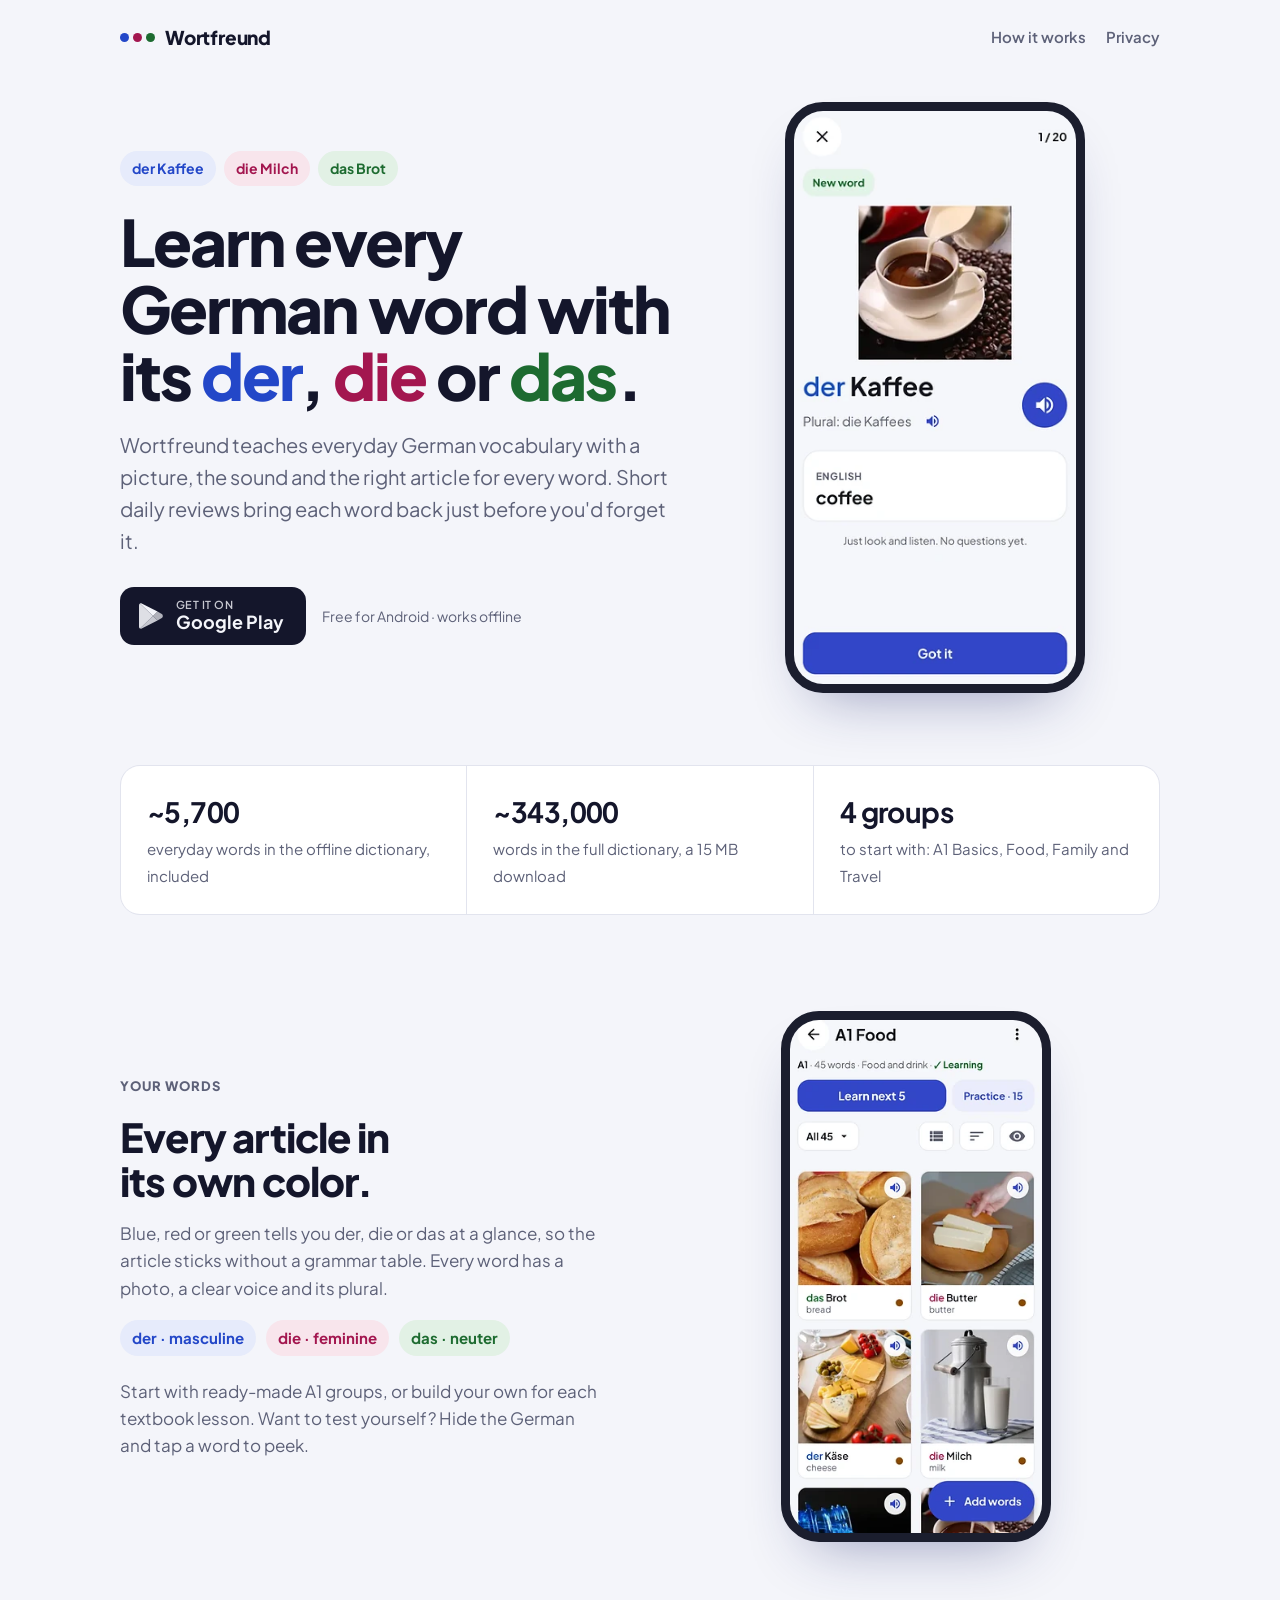
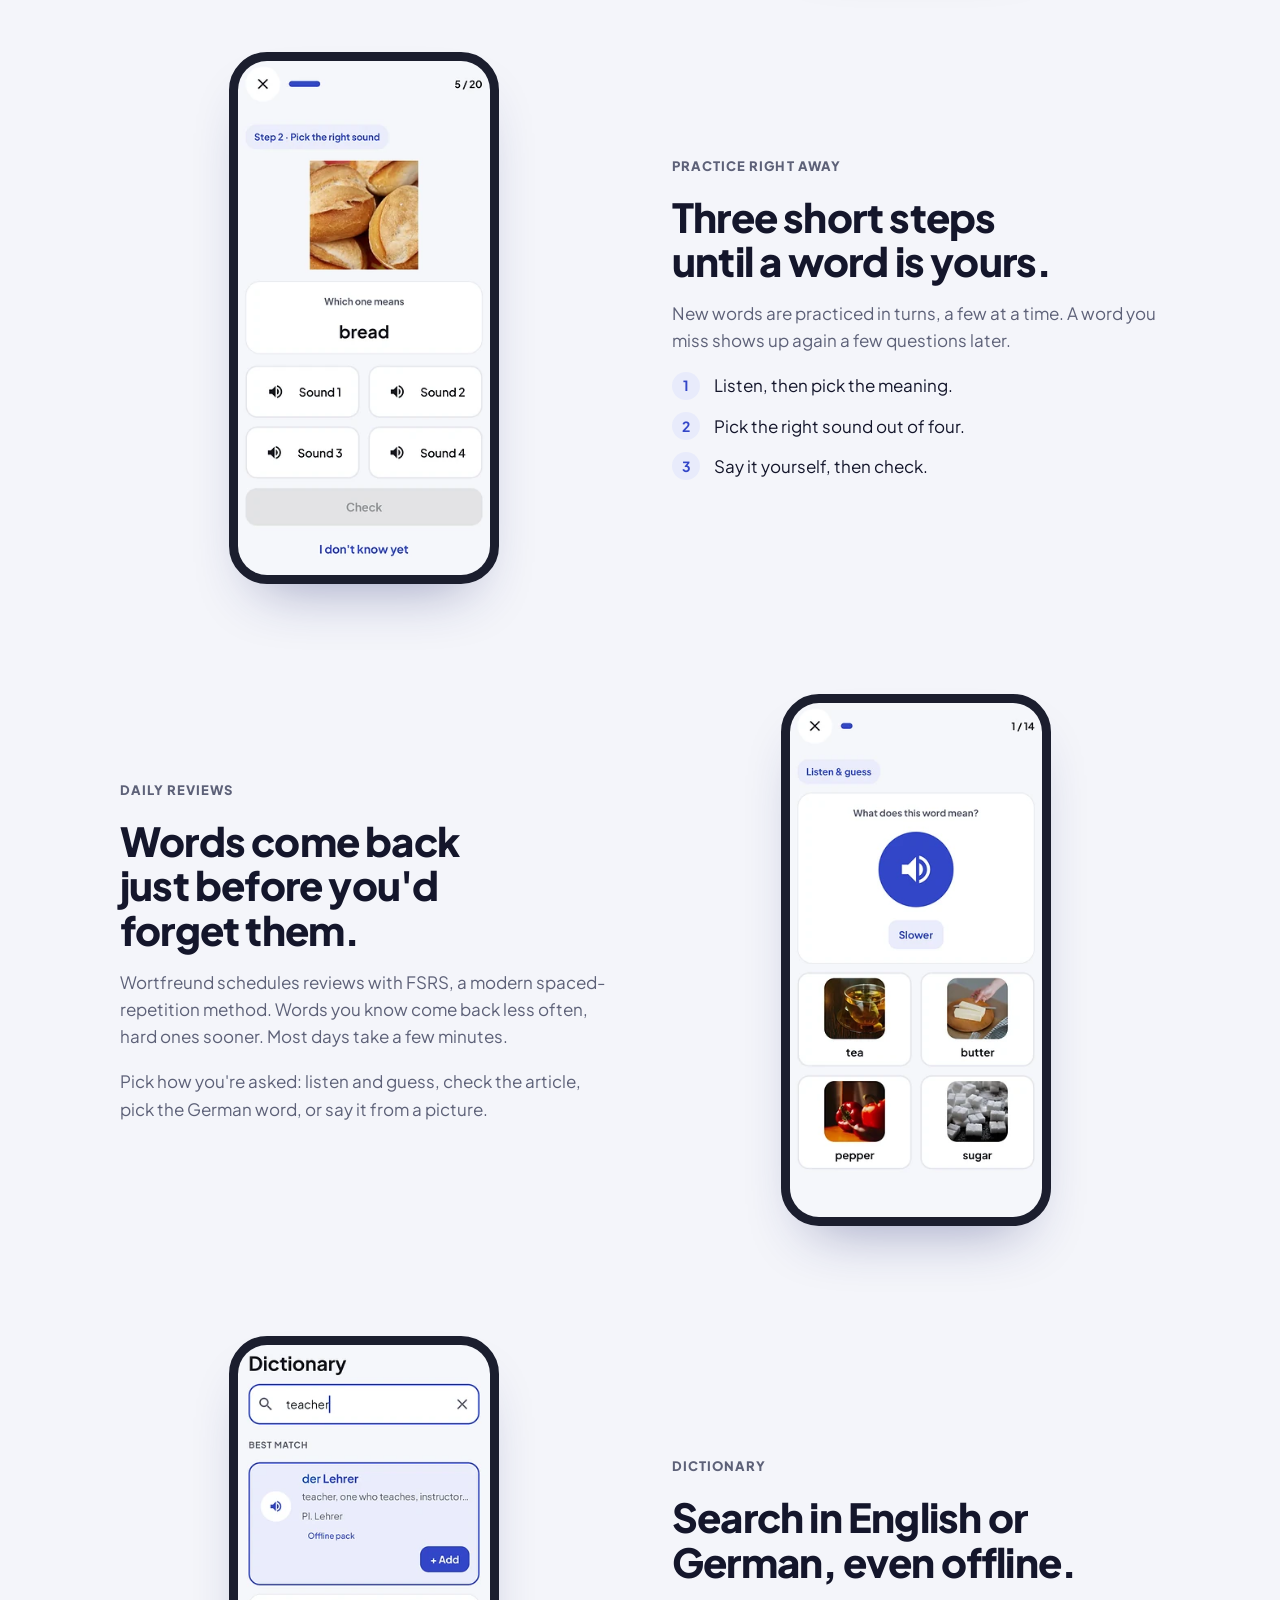
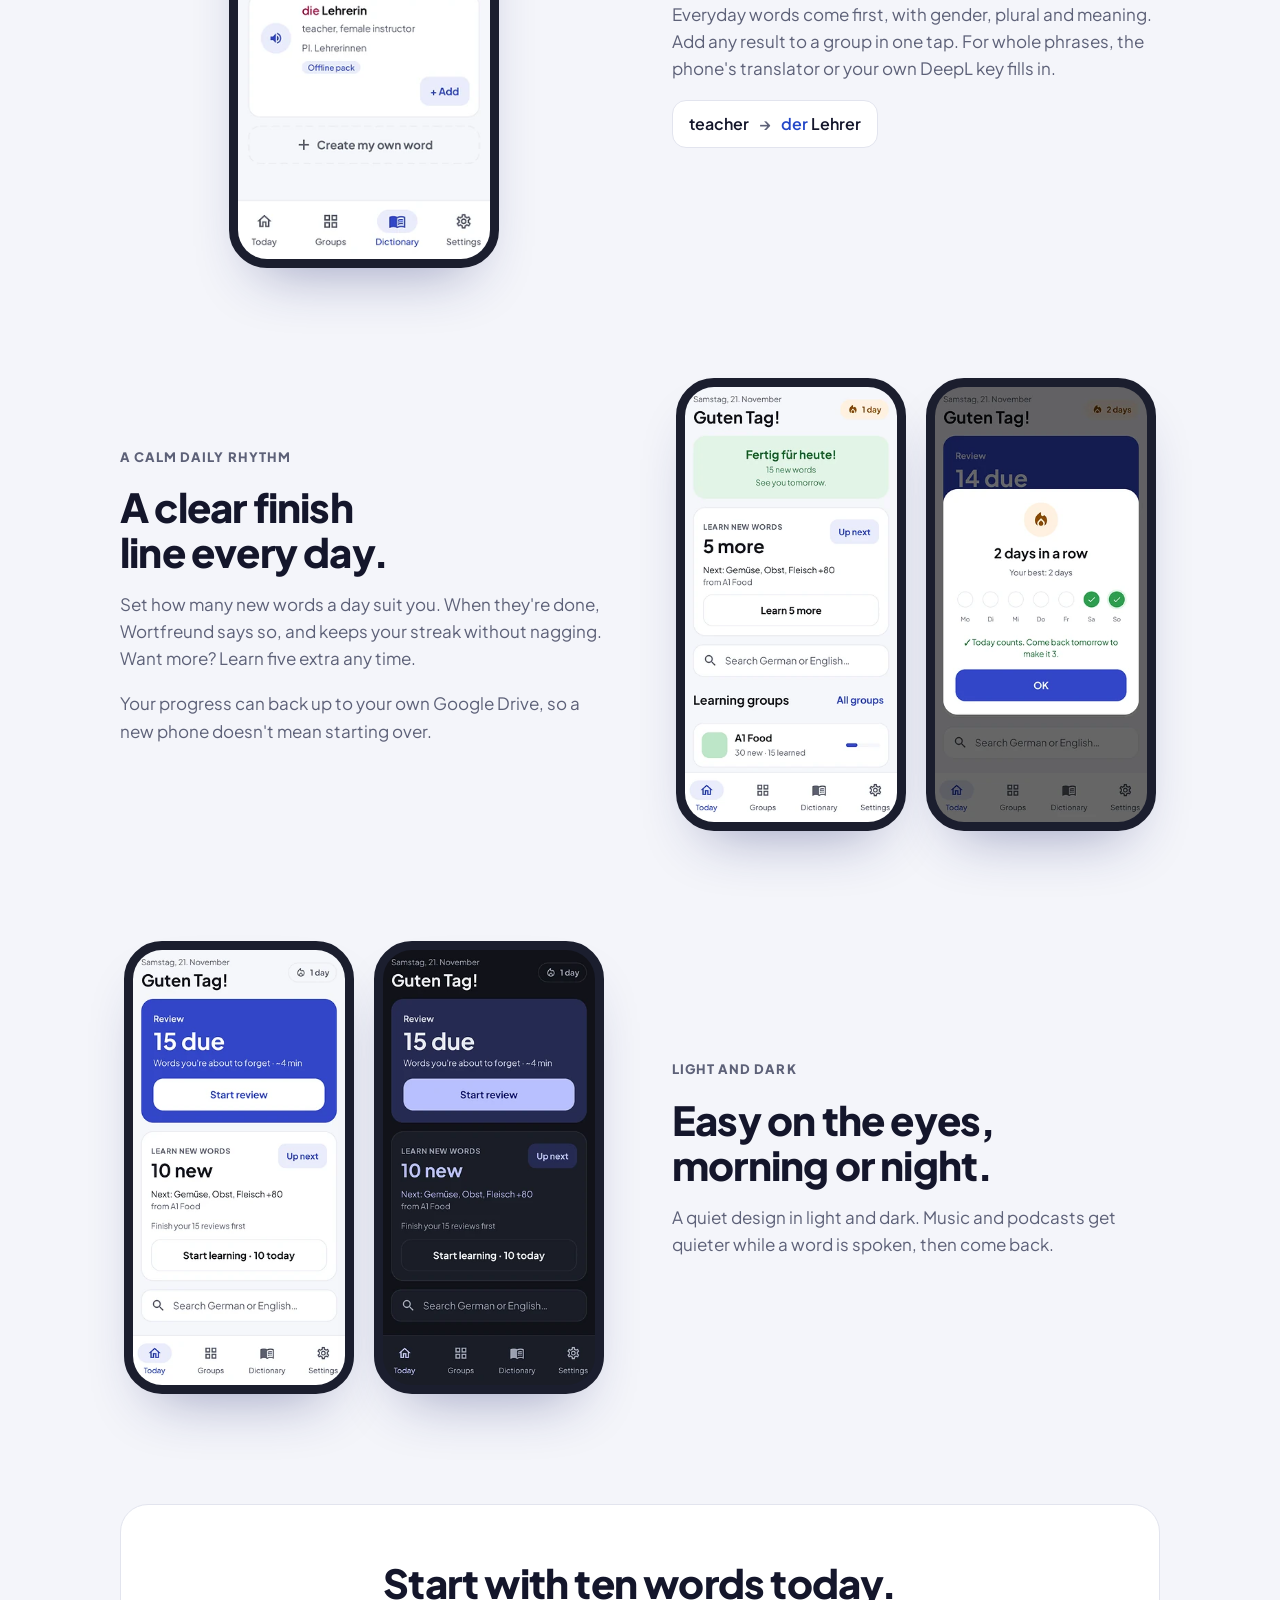
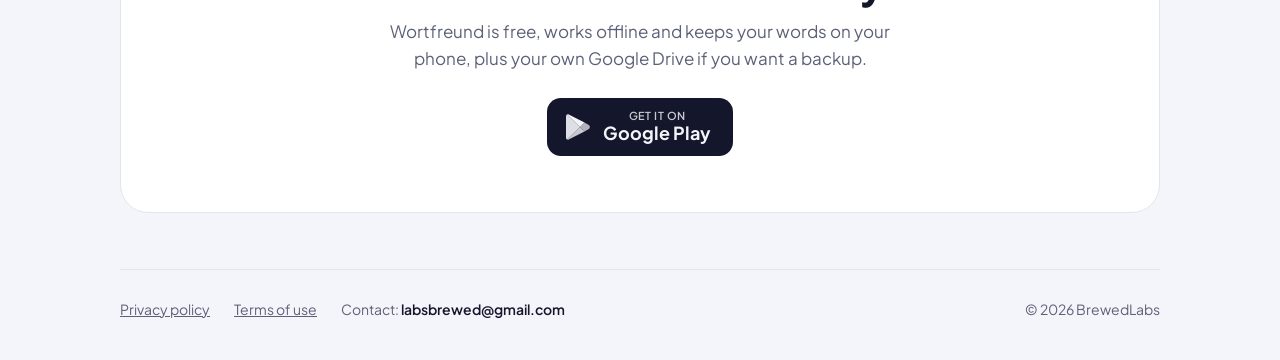
<file: index.html>
<!doctype html>
<html lang="en">
<head>
<meta charset="utf-8">
<meta name="viewport" content="width=device-width, initial-scale=1, viewport-fit=cover">
<title>Wortfreund</title>
<meta name="description" content="Learn German words with pictures, sound and the right article. Short daily reviews, an offline dictionary and your own word groups.">
<link rel="preconnect" href="https://fonts.googleapis.com">
<link rel="preconnect" href="https://fonts.gstatic.com" crossorigin>
<link rel="stylesheet" href="https://fonts.googleapis.com/css2?family=Plus+Jakarta+Sans:wght@400;500;600;700;800&display=swap">
<style>
/* Layout: alternating text + phone rows on a quiet app-colored ground; the article colors are the only loud thing. */
:root{
  --bg:#F4F5FA; --surface:#FFFFFF; --ink:#14162B; --muted:#5D6178; --line:#E2E4EE;
  --primary:#3346C8; --primary-tint:#E8EBFB; --on-primary:#FFFFFF;
  --der:#2347C8; --die:#A3164F; --das:#1D6B30;
  --der-bg:#E6EBFB; --die-bg:#F8E5EC; --das-bg:#E2F1E5;
  --frame:#1B1E2E; --shadow:0 30px 60px -30px rgba(30,40,110,.45);
  --font:"Plus Jakarta Sans",system-ui,-apple-system,"Segoe UI",Roboto,sans-serif;
}
@media (prefers-color-scheme:dark){:root:not([data-theme="light"]){
  --bg:#0F111B; --surface:#181B29; --ink:#ECEEF7; --muted:#A3A8BF; --line:#2A2E42;
  --primary:#AAB5FF; --primary-tint:#232842; --on-primary:#141733;
  --der:#93AAFF; --die:#FF91B9; --das:#83D69D;
  --der-bg:#1E2648; --die-bg:#3A1C2A; --das-bg:#18301F;
  --frame:#2C3047; --shadow:0 30px 60px -30px rgba(0,0,0,.8); color-scheme:dark}}
:root[data-theme="dark"]{
  --bg:#0F111B; --surface:#181B29; --ink:#ECEEF7; --muted:#A3A8BF; --line:#2A2E42;
  --primary:#AAB5FF; --primary-tint:#232842; --on-primary:#141733;
  --der:#93AAFF; --die:#FF91B9; --das:#83D69D;
  --der-bg:#1E2648; --die-bg:#3A1C2A; --das-bg:#18301F;
  --frame:#2C3047; --shadow:0 30px 60px -30px rgba(0,0,0,.8); color-scheme:dark}
*{box-sizing:border-box}
body{background:var(--bg);color:var(--ink);font-family:var(--font);font-size:17px;line-height:1.6;-webkit-font-smoothing:antialiased}
.wrap{max-width:1080px;margin:0 auto;padding-left:max(20px,env(safe-area-inset-left,0px));padding-right:max(20px,env(safe-area-inset-right,0px))}
a{color:var(--primary)}
a:focus-visible,.btn:focus-visible{outline:3px solid var(--primary);outline-offset:3px;border-radius:12px}
.der{color:var(--der)}.die{color:var(--die)}.das{color:var(--das)}

/* nav */
nav{display:flex;align-items:center;justify-content:space-between;gap:16px;padding-block:22px}
.mark{display:flex;align-items:center;gap:10px;font-weight:800;font-size:19px;color:var(--ink);text-decoration:none;letter-spacing:-.01em}
.dots{display:flex;gap:4px}.dots i{width:9px;height:9px;border-radius:50%;display:block}
.dots i:nth-child(1){background:var(--der)}.dots i:nth-child(2){background:var(--die)}.dots i:nth-child(3){background:var(--das)}
nav .links{display:flex;gap:20px;font-size:15px;font-weight:600}
nav .links a{color:var(--muted);text-decoration:none}nav .links a:hover{color:var(--ink)}

/* hero */
.hero{display:grid;grid-template-columns:1.1fr .9fr;gap:40px;align-items:center;padding-block:28px 72px}
.hero > div{min-width:0}
.eyebrow{display:flex;gap:8px;flex-wrap:wrap;margin-bottom:22px}
.chip{font-size:14px;font-weight:700;padding:6px 12px;border-radius:999px}
.chip.der{background:var(--der-bg)}.chip.die{background:var(--die-bg)}.chip.das{background:var(--das-bg)}
h1{font-size:clamp(38px,6vw,64px);line-height:1.05;letter-spacing:-.03em;font-weight:800;margin:0 0 20px;text-wrap:balance}
.lead{font-size:clamp(17px,2vw,20px);color:var(--muted);max-width:34em;margin:0 0 30px}
.cta{display:flex;align-items:center;gap:16px;flex-wrap:wrap}
.btn{display:inline-flex;align-items:center;gap:12px;background:var(--ink);color:var(--bg);text-decoration:none;padding:12px 22px 12px 18px;border-radius:14px;font-weight:700;line-height:1.15}
.btn svg{flex:none}
.btn small{display:block;font-size:11px;font-weight:600;opacity:.8;letter-spacing:.04em;text-transform:uppercase}
.btn span{font-size:18px}
.note{font-size:14px;color:var(--muted)}

/* phones */
.phone{width:100%;max-width:300px;aspect-ratio:600/1182;border-radius:38px;border:9px solid var(--frame);background:var(--frame);overflow:hidden;box-shadow:var(--shadow);flex:none}
.phone img{display:block;width:100%;height:100%;object-fit:cover}
.stack{display:flex;justify-content:center}
.stack .phone + .phone{position:absolute;right:0;top:56px;max-width:230px;opacity:.97}
@media (max-width:880px){.stack{padding-right:0}.stack .phone + .phone{display:none}}

/* facts strip */
.facts{display:grid;grid-template-columns:repeat(3,1fr);gap:1px;background:var(--line);border:1px solid var(--line);border-radius:20px;overflow:hidden;margin-bottom:96px}
.fact{background:var(--surface);padding:24px 26px}
.fact b{display:block;font-size:28px;letter-spacing:-.02em;font-variant-numeric:tabular-nums}
.fact span{color:var(--muted);font-size:15px}

/* features */
.feature{display:grid;grid-template-columns:1fr 1fr;gap:64px;align-items:center;margin-bottom:110px}
.feature > div{min-width:0}
.feature.flip .text{order:2}
.feature .art{display:flex;justify-content:center;gap:20px}
.feature .art .phone{max-width:270px}
.feature .art.pair .phone{width:calc(50% - 10px);max-width:230px}
.kicker{font-size:13px;font-weight:800;letter-spacing:.08em;text-transform:uppercase;color:var(--primary);margin:0 0 12px}
h2{font-size:clamp(28px,3.6vw,40px);line-height:1.12;letter-spacing:-.02em;font-weight:800;margin:0 0 16px;text-wrap:balance}
.text p{color:var(--muted);margin:0 0 18px;max-width:30em}
.legend{display:flex;flex-wrap:wrap;gap:10px;margin-top:6px}
.legend .chip{font-size:15px}
ol.steps{list-style:none;padding:0;margin:8px 0 0;display:grid;gap:12px}
ol.steps li{display:flex;gap:14px;align-items:baseline}
ol.steps li b{flex:none;width:28px;height:28px;border-radius:50%;background:var(--primary-tint);color:var(--primary);display:inline-flex;align-items:center;justify-content:center;font-size:14px;transform:translateY(-1px)}
.example{display:inline-flex;align-items:center;gap:10px;background:var(--surface);border:1px solid var(--line);border-radius:14px;padding:10px 16px;font-weight:600;font-size:16px}
.example .arrow{color:var(--muted)}

/* closing */
.closing{background:var(--surface);border:1px solid var(--line);border-radius:28px;padding:56px 32px;text-align:center;margin-bottom:56px}
.closing h2{margin-bottom:12px}
.closing p{color:var(--muted);margin:0 auto 26px;max-width:32em}
.closing .cta{justify-content:center}
footer{border-top:1px solid var(--line);padding-block:28px 40px;display:flex;flex-wrap:wrap;gap:12px 28px;justify-content:space-between;color:var(--muted);font-size:14px}
footer .f-links{display:flex;flex-wrap:wrap;gap:12px 24px}
footer a{color:var(--muted)}
.mail{user-select:all;color:var(--ink);font-weight:600}

@media (max-width:880px){
  .hero{grid-template-columns:1fr;padding-block:8px 56px;gap:36px}
  .feature,.feature.flip{grid-template-columns:1fr;gap:32px;margin-bottom:80px}
  .feature.flip .text{order:0}
  .facts{grid-template-columns:1fr;margin-bottom:72px}
}
@media (max-width:520px){
  nav .links .hide-s{display:none}
  .feature .art.pair .phone{border-width:6px;border-radius:24px}
  .phone{border-radius:30px;border-width:7px}
}
@media (prefers-reduced-motion:no-preference){
  .hero .stack .phone:first-child{animation:rise .7s ease-out both}
  .hero .stack .phone + .phone{animation:rise .7s .12s ease-out both}
  @keyframes rise{from{transform:translateY(14px)}to{transform:none}}
}
</style>
<style>body{margin:0}img{max-width:100%}</style>
</head>
<body>

<div class="wrap">
  <nav aria-label="Main">
    <a class="mark" href="#top"><span class="dots" aria-hidden="true"><i></i><i></i><i></i></span>Wortfreund</a>
    <div class="links"><a class="hide-s" href="#how">How it works</a><a href="privacy.html">Privacy</a></div>
  </nav>

  <header class="hero" id="top">
    <div>
      <div class="eyebrow" aria-hidden="true"><span class="chip der">der Kaffee</span><span class="chip die">die Milch</span><span class="chip das">das Brot</span></div>
      <h1>Learn every German word with its <span class="der">der</span>, <span class="die">die</span> or <span class="das">das</span>.</h1>
      <p class="lead">Wortfreund teaches everyday German vocabulary with a picture, the sound and the right article for every word. Short daily reviews bring each word back just before you'd forget it.</p>
      <div class="cta">
        <a class="btn play-link" href="#" aria-label="Get Wortfreund on Google Play">
          <svg width="26" height="28" viewBox="0 0 26 28" aria-hidden="true"><path d="M2 1.5 15 14 2 26.5c-.6-.3-1-1-1-1.8V3.3c0-.8.4-1.5 1-1.8Z" fill="currentColor" opacity=".9"/><path d="m19.5 9.6-4.5 4.4 4.5 4.4 4.3-2.4c1.4-.8 1.4-3.2 0-4Z" fill="currentColor" opacity=".7"/><path d="M2 1.5c.5-.2 1.1-.2 1.7.1l15.8 8L15 14Z" fill="currentColor"/><path d="M2 26.5 15 14l4.5 4.4-15.8 8c-.6.3-1.2.3-1.7.1Z" fill="currentColor" opacity=".8"/></svg>
          <div><small>Get it on</small><span>Google Play</span></div>
        </a>
        <span class="note">Free for Android · works offline</span>
      </div>
    </div>
    <div class="stack">
      <div class="phone"><img src="shots/meet-560.webp" srcset="shots/meet-320.webp 320w, shots/meet-560.webp 560w, shots/meet-800.webp 800w" sizes="(max-width:520px) 44vw, 300px" alt="Learning a new word: a photo of coffee, der Kaffee with its plural die Kaffees, and the English meaning coffee." width="600" height="1182"></div>
    </div>
  </header>

  <section class="facts" aria-label="At a glance">
    <div class="fact"><b>~5,700</b><span>everyday words in the offline dictionary, included</span></div>
    <div class="fact"><b>~343,000</b><span>words in the full dictionary, a 15 MB download</span></div>
    <div class="fact"><b>4 groups</b><span>to start with: A1 Basics, Food, Family and Travel</span></div>
  </section>

  <section class="feature" id="how">
    <div class="text">
      <p class="kicker">Your words</p>
      <h2>Every article in its own color.</h2>
      <p>Blue, red or green tells you der, die or das at a glance, so the article sticks without a grammar table. Every word has a photo, a clear voice and its plural.</p>
      <div class="legend"><span class="chip der">der · masculine</span><span class="chip die">die · feminine</span><span class="chip das">das · neuter</span></div>
      <p style="margin-top:22px">Start with ready-made A1 groups, or build your own for each textbook lesson. Want to test yourself? Hide the German and tap a word to peek.</p>
    </div>
    <div class="art"><div class="phone"><img src="shots/group-560.webp" srcset="shots/group-320.webp 320w, shots/group-560.webp 560w, shots/group-800.webp 800w" sizes="(max-width:520px) 44vw, 300px" alt="The A1 Food group in picture view: das Brot, die Butter, der Käse, die Milch." width="600" height="1182" loading="lazy"></div></div>
  </section>

  <section class="feature flip">
    <div class="text">
      <p class="kicker">Practice right away</p>
      <h2>Three short steps until a word is yours.</h2>
      <p>New words are practiced in turns, a few at a time. A word you miss shows up again a few questions later.</p>
      <ol class="steps">
        <li><b>1</b><span>Listen, then pick the meaning.</span></li>
        <li><b>2</b><span>Pick the right sound out of four.</span></li>
        <li><b>3</b><span>Say it yourself, then check.</span></li>
      </ol>
    </div>
    <div class="art"><div class="phone"><img src="shots/sound-560.webp" srcset="shots/sound-320.webp 320w, shots/sound-560.webp 560w, shots/sound-800.webp 800w" sizes="(max-width:520px) 44vw, 300px" alt="Step 2, Pick the right sound: which one means bread? Four sound buttons." width="600" height="1182" loading="lazy"></div></div>
  </section>

  <section class="feature">
    <div class="text">
      <p class="kicker">Daily reviews</p>
      <h2>Words come back just before you'd forget them.</h2>
      <p>Wortfreund schedules reviews with FSRS, a modern spaced-repetition method. Words you know come back less often, hard ones sooner. Most days take a few minutes.</p>
      <p>Pick how you're asked: listen and guess, check the article, pick the German word, or say it from a picture.</p>
    </div>
    <div class="art"><div class="phone"><img src="shots/review-560.webp" srcset="shots/review-320.webp 320w, shots/review-560.webp 560w, shots/review-800.webp 800w" sizes="(max-width:520px) 44vw, 300px" alt="Review, Listen and guess: what does this word mean? Four photo answers: tea, butter, pepper, sugar." width="600" height="1182" loading="lazy"></div></div>
  </section>

  <section class="feature flip">
    <div class="text">
      <p class="kicker">Dictionary</p>
      <h2>Search in English or German, even offline.</h2>
      <p>Everyday words come first, with gender, plural and meaning. Add any result to a group in one tap. For whole phrases, the phone's translator or your own DeepL key fills in.</p>
      <span class="example">teacher <span class="arrow" aria-hidden="true">→</span> <span><span class="der">der</span> Lehrer</span></span>
    </div>
    <div class="art"><div class="phone"><img src="shots/dictionary-560.webp" srcset="shots/dictionary-320.webp 320w, shots/dictionary-560.webp 560w, shots/dictionary-800.webp 800w" sizes="(max-width:520px) 44vw, 300px" alt="Dictionary search for teacher: best match der Lehrer, also die Lehrerin." width="600" height="1182" loading="lazy"></div></div>
  </section>

  <section class="feature">
    <div class="text">
      <p class="kicker">A calm daily rhythm</p>
      <h2>A clear finish line every day.</h2>
      <p>Set how many new words a day suit you. When they're done, Wortfreund says so, and keeps your streak without nagging. Want more? Learn five extra any time.</p>
      <p>Your progress can back up to your own Google Drive, so a new phone doesn't mean starting over.</p>
    </div>
    <div class="art pair">
      <div class="phone"><img src="shots/done-560.webp" srcset="shots/done-320.webp 320w, shots/done-560.webp 560w, shots/done-800.webp 800w" sizes="(max-width:520px) 44vw, 300px" alt="Today after the daily goal: Fertig für heute, 15 new words, see you tomorrow, and an option to learn 5 more." width="600" height="1182" loading="lazy"></div>
      <div class="phone"><img src="shots/streak-560.webp" srcset="shots/streak-320.webp 320w, shots/streak-560.webp 560w, shots/streak-800.webp 800w" sizes="(max-width:520px) 44vw, 300px" alt="Streak window: 2 days in a row, with this week's days checked." width="600" height="1182" loading="lazy"></div>
    </div>
  </section>

  <section class="feature flip">
    <div class="text">
      <p class="kicker">Light and dark</p>
      <h2>Easy on the eyes, morning or night.</h2>
      <p>A quiet design in light and dark. Music and podcasts get quieter while a word is spoken, then come back.</p>
    </div>
    <div class="art pair">
      <div class="phone"><img src="shots/today-560.webp" srcset="shots/today-320.webp 320w, shots/today-560.webp 560w, shots/today-800.webp 800w" sizes="(max-width:520px) 44vw, 300px" alt="Today screen in light mode." width="600" height="1182" loading="lazy"></div>
      <div class="phone"><img src="shots/today-dark-560.webp" srcset="shots/today-dark-320.webp 320w, shots/today-dark-560.webp 560w, shots/today-dark-800.webp 800w" sizes="(max-width:520px) 44vw, 300px" alt="Today screen in dark mode." width="600" height="1182" loading="lazy"></div>
    </div>
  </section>

  <section class="closing">
    <h2>Start with ten words today.</h2>
    <p>Wortfreund is free, works offline and keeps your words on your phone, plus your own Google Drive if you want a backup.</p>
    <div class="cta">
      <a class="btn play-link" href="#" aria-label="Get Wortfreund on Google Play">
        <svg width="26" height="28" viewBox="0 0 26 28" aria-hidden="true"><path d="M2 1.5 15 14 2 26.5c-.6-.3-1-1-1-1.8V3.3c0-.8.4-1.5 1-1.8Z" fill="currentColor" opacity=".9"/><path d="m19.5 9.6-4.5 4.4 4.5 4.4 4.3-2.4c1.4-.8 1.4-3.2 0-4Z" fill="currentColor" opacity=".7"/><path d="M2 1.5c.5-.2 1.1-.2 1.7.1l15.8 8L15 14Z" fill="currentColor"/><path d="M2 26.5 15 14l4.5 4.4-15.8 8c-.6.3-1.2.3-1.7.1Z" fill="currentColor" opacity=".8"/></svg>
        <div><small>Get it on</small><span>Google Play</span></div>
      </a>
    </div>
  </section>

  <footer>
    <div class="f-links"><a href="privacy.html">Privacy policy</a><a href="terms.html">Terms of use</a><span>Contact: <span class="mail">labsbrewed@gmail.com</span></span></div>
    <span>© 2026 BrewedLabs</span>
  </footer>
</div>
<script>
/* Set the Play Store link here once the app is in production. */
var PLAY_URL = "#";
document.querySelectorAll(".play-link").forEach(function(a){ a.href = PLAY_URL; if (PLAY_URL !== "#") { a.target = "_blank"; a.rel = "noopener"; } });
</script>

</body>
</html>
</file>
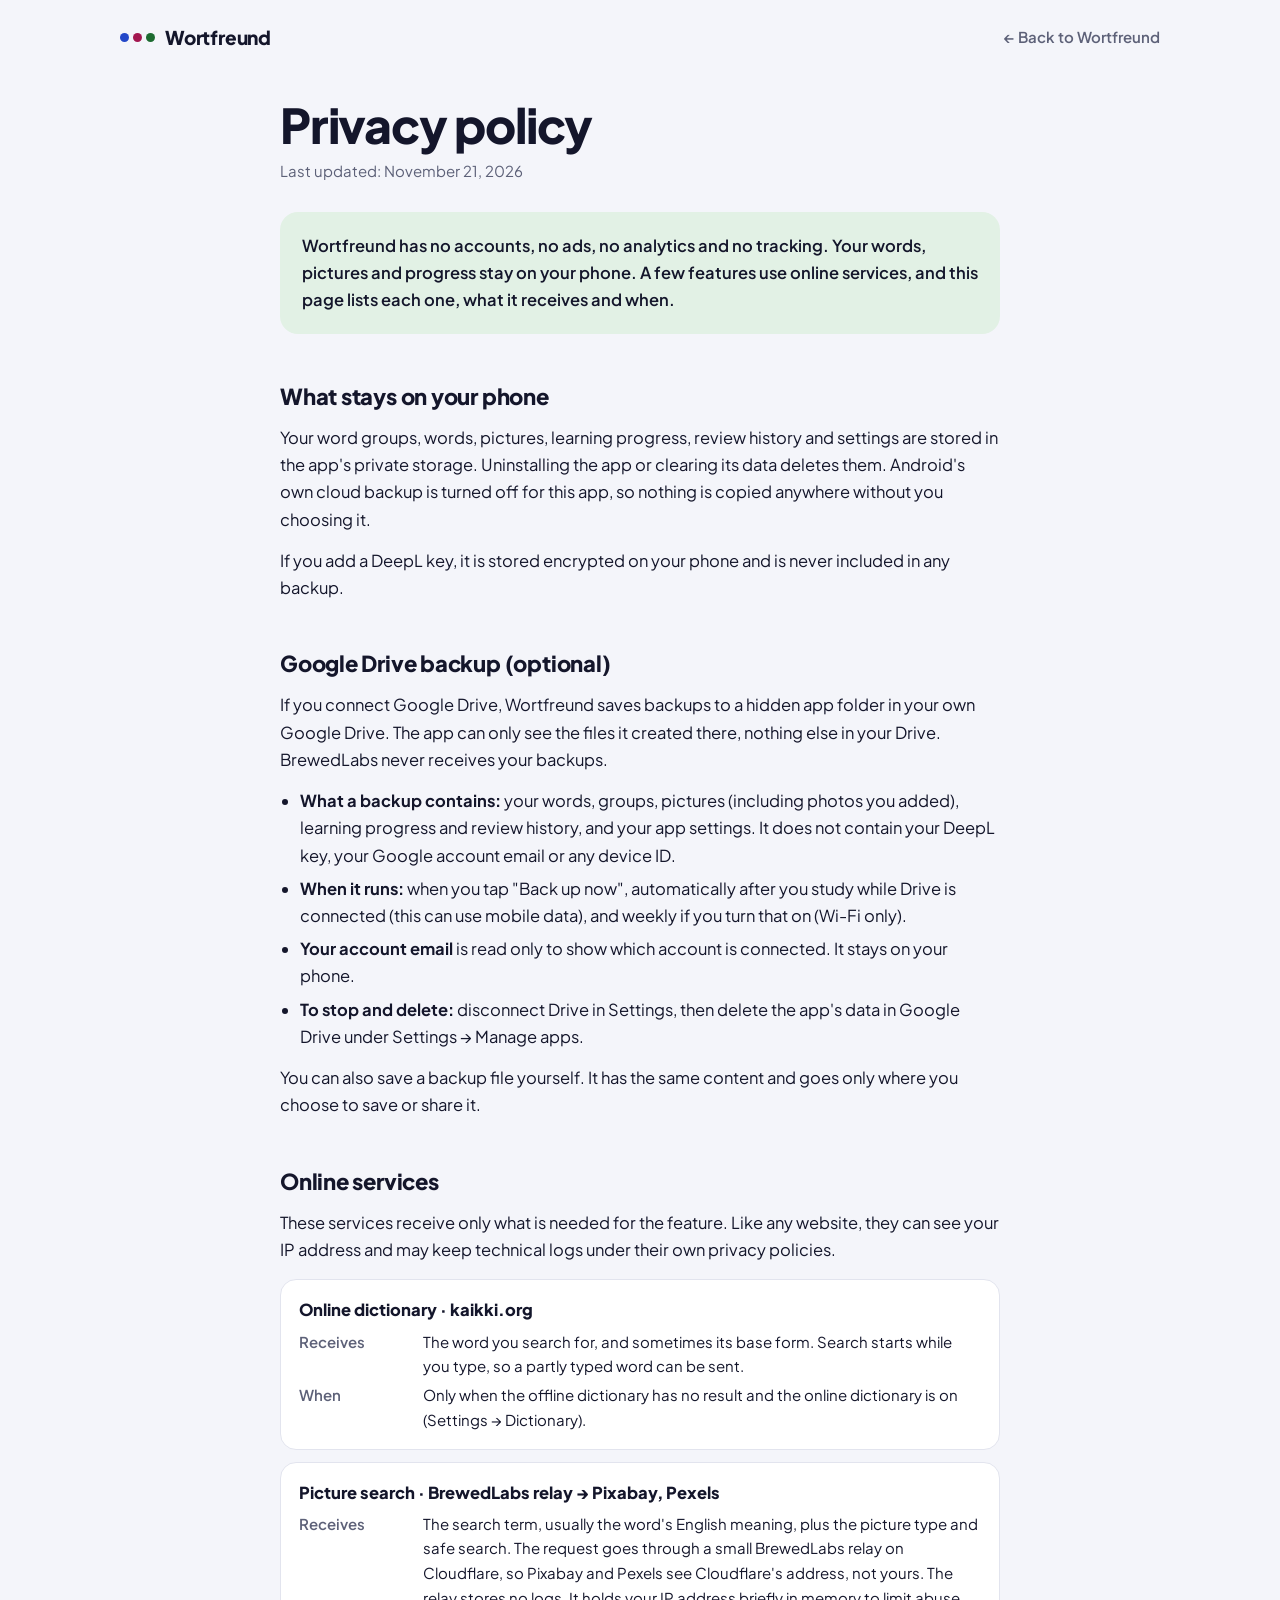
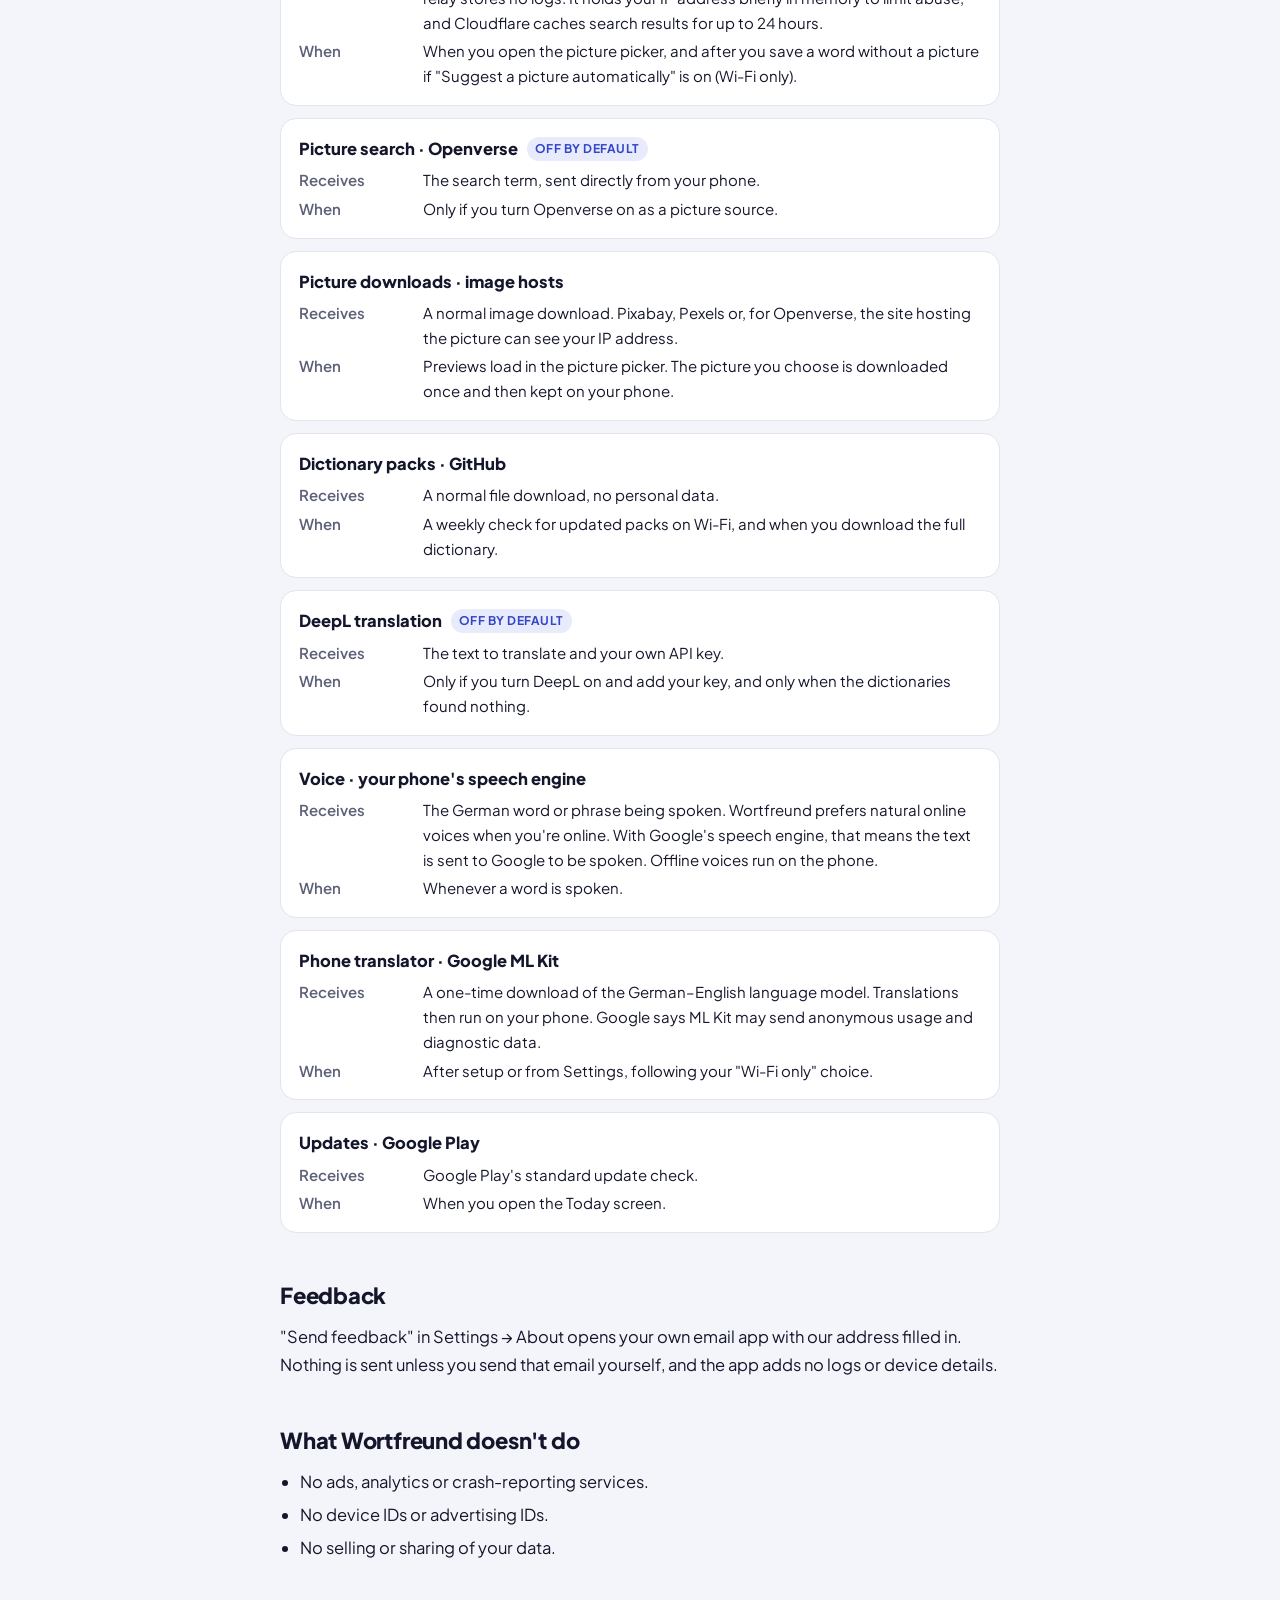
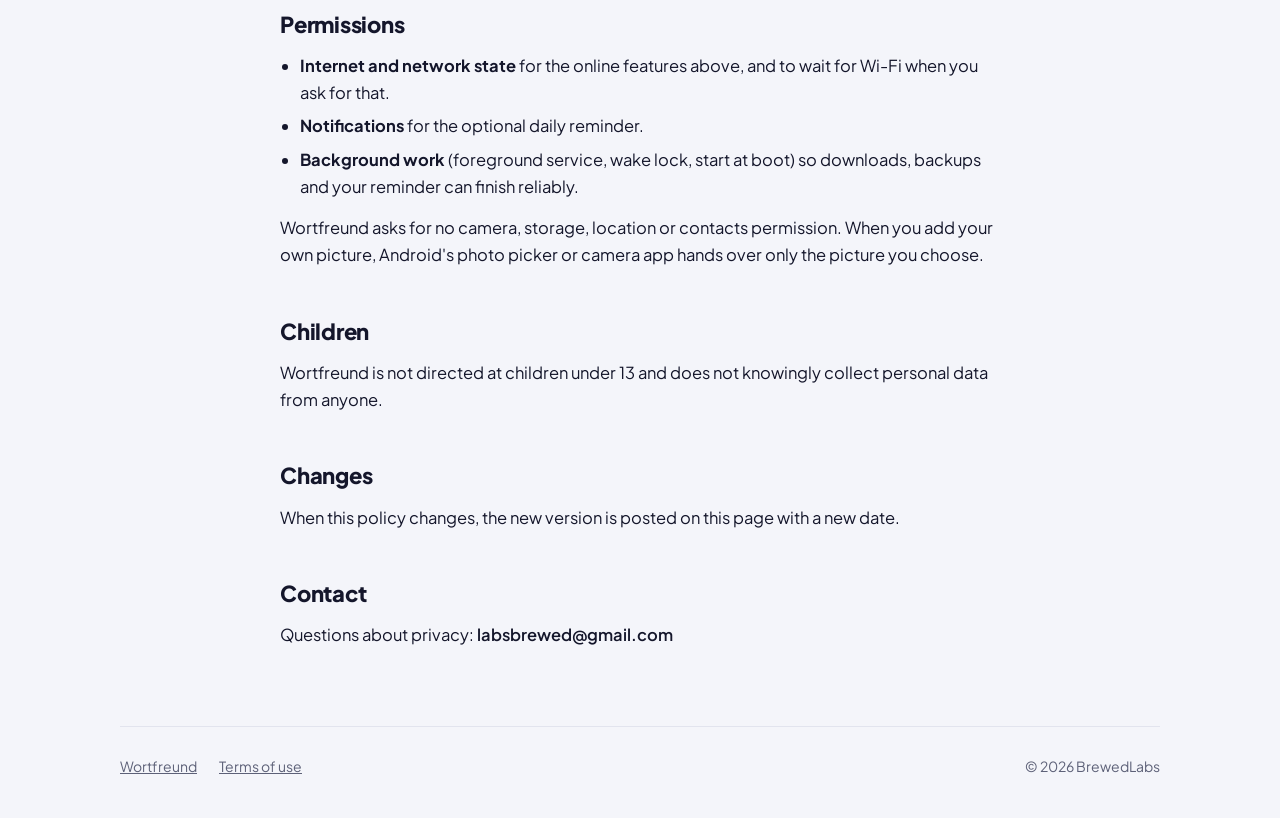
<file: privacy.html>
<!doctype html>
<html lang="en">
<head>
<meta charset="utf-8">
<meta name="viewport" content="width=device-width, initial-scale=1, viewport-fit=cover">
<title>Wortfreund Privacy Policy</title>
<meta name="description" content="What Wortfreund keeps on your phone, what it sends to online services, and when.">
<link rel="preconnect" href="https://fonts.googleapis.com">
<link rel="preconnect" href="https://fonts.gstatic.com" crossorigin>
<link rel="stylesheet" href="https://fonts.googleapis.com/css2?family=Plus+Jakarta+Sans:wght@400;500;600;700;800&display=swap">
<style>
/* Layout: same header/footer as the landing page; one readable column; online services as label/value rows. */
:root{
  --bg:#F4F5FA; --surface:#FFFFFF; --ink:#14162B; --muted:#5D6178; --line:#E2E4EE;
  --primary:#3346C8; --primary-tint:#E8EBFB;
  --der:#2347C8; --die:#A3164F; --das:#1D6B30; --das-bg:#E2F1E5;
  --font:"Plus Jakarta Sans",system-ui,-apple-system,"Segoe UI",Roboto,sans-serif;
}
@media (prefers-color-scheme:dark){:root:not([data-theme="light"]){
  --bg:#0F111B; --surface:#181B29; --ink:#ECEEF7; --muted:#A3A8BF; --line:#2A2E42;
  --primary:#AAB5FF; --primary-tint:#232842;
  --der:#93AAFF; --die:#FF91B9; --das:#83D69D; --das-bg:#18301F; color-scheme:dark}}
:root[data-theme="dark"]{
  --bg:#0F111B; --surface:#181B29; --ink:#ECEEF7; --muted:#A3A8BF; --line:#2A2E42;
  --primary:#AAB5FF; --primary-tint:#232842;
  --der:#93AAFF; --die:#FF91B9; --das:#83D69D; --das-bg:#18301F; color-scheme:dark}
*{box-sizing:border-box}
body{background:var(--bg);color:var(--ink);font-family:var(--font);font-size:16.5px;line-height:1.65;-webkit-font-smoothing:antialiased}
.wrap{max-width:1080px;margin:0 auto;padding-left:max(20px,env(safe-area-inset-left,0px));padding-right:max(20px,env(safe-area-inset-right,0px))}
a{color:var(--primary)}
a:focus-visible{outline:3px solid var(--primary);outline-offset:3px;border-radius:6px}
nav{display:flex;align-items:center;justify-content:space-between;gap:16px;padding-block:22px}
.mark{display:flex;align-items:center;gap:10px;font-weight:800;font-size:19px;color:var(--ink);text-decoration:none;letter-spacing:-.01em}
.dots{display:flex;gap:4px}.dots i{width:9px;height:9px;border-radius:50%;display:block}
.dots i:nth-child(1){background:var(--der)}.dots i:nth-child(2){background:var(--die)}.dots i:nth-child(3){background:var(--das)}
nav a.back{color:var(--muted);text-decoration:none;font-weight:600;font-size:15px}
nav a.back:hover{color:var(--ink)}
article{max-width:720px;margin:0 auto;padding-block:24px 64px}
h1{font-size:clamp(34px,5vw,48px);line-height:1.08;letter-spacing:-.025em;font-weight:800;margin:0 0 8px;text-wrap:balance}
.date{color:var(--muted);font-size:15px;margin:0 0 28px}
.summary{background:var(--das-bg);border-radius:18px;padding:20px 22px;margin:0 0 40px;font-weight:600}
.summary p{margin:0}
h2{font-size:22px;letter-spacing:-.01em;font-weight:800;margin:44px 0 10px;text-wrap:balance}
p{margin:0 0 14px}
ul{margin:0 0 14px;padding-left:20px}
li{margin-bottom:6px}
.muted{color:var(--muted)}
.services{display:grid;gap:12px;margin:16px 0 8px}
.svc{background:var(--surface);border:1px solid var(--line);border-radius:16px;padding:16px 18px}
.svc h3{margin:0 0 6px;font-size:16.5px;font-weight:800}
.svc dl{display:grid;grid-template-columns:110px 1fr;gap:4px 14px;margin:0;font-size:15px}
.svc dt{color:var(--muted);font-weight:600}
.svc dd{margin:0;min-width:0}
.off{display:inline-block;font-size:12px;font-weight:700;letter-spacing:.04em;text-transform:uppercase;color:var(--primary);background:var(--primary-tint);border-radius:999px;padding:2px 8px;margin-left:6px;vertical-align:2px}
.mail{user-select:all;font-weight:600}
footer{border-top:1px solid var(--line);padding-block:28px 40px;display:flex;flex-wrap:wrap;gap:12px 28px;justify-content:space-between;color:var(--muted);font-size:14px}
footer a{color:var(--muted)}
@media (max-width:520px){.svc dl{grid-template-columns:1fr}.svc dt{margin-top:6px}}
</style>
<style>body{margin:0}img{max-width:100%}</style>
</head>
<body>

<div class="wrap">
  <nav aria-label="Main">
    <a class="mark" href="index.html"><span class="dots" aria-hidden="true"><i></i><i></i><i></i></span>Wortfreund</a>
    <a class="back" href="index.html">← Back to Wortfreund</a>
  </nav>

  <article>
    <h1>Privacy policy</h1>
    <p class="date">Last updated: November 21, 2026</p>

    <div class="summary"><p>Wortfreund has no accounts, no ads, no analytics and no tracking. Your words, pictures and progress stay on your phone. A few features use online services, and this page lists each one, what it receives and when.</p></div>

    <h2>What stays on your phone</h2>
    <p>Your word groups, words, pictures, learning progress, review history and settings are stored in the app's private storage. Uninstalling the app or clearing its data deletes them. Android's own cloud backup is turned off for this app, so nothing is copied anywhere without you choosing it.</p>
    <p>If you add a DeepL key, it is stored encrypted on your phone and is never included in any backup.</p>

    <h2>Google Drive backup (optional)</h2>
    <p>If you connect Google Drive, Wortfreund saves backups to a hidden app folder in your own Google Drive. The app can only see the files it created there, nothing else in your Drive. BrewedLabs never receives your backups.</p>
    <ul>
      <li><b>What a backup contains:</b> your words, groups, pictures (including photos you added), learning progress and review history, and your app settings. It does not contain your DeepL key, your Google account email or any device ID.</li>
      <li><b>When it runs:</b> when you tap "Back up now", automatically after you study while Drive is connected (this can use mobile data), and weekly if you turn that on (Wi-Fi only).</li>
      <li><b>Your account email</b> is read only to show which account is connected. It stays on your phone.</li>
      <li><b>To stop and delete:</b> disconnect Drive in Settings, then delete the app's data in Google Drive under Settings → Manage apps.</li>
    </ul>
    <p>You can also save a backup file yourself. It has the same content and goes only where you choose to save or share it.</p>

    <h2>Online services</h2>
    <p>These services receive only what is needed for the feature. Like any website, they can see your IP address and may keep technical logs under their own privacy policies.</p>

    <div class="services">
      <section class="svc">
        <h3>Online dictionary · kaikki.org</h3>
        <dl><dt>Receives</dt><dd>The word you search for, and sometimes its base form. Search starts while you type, so a partly typed word can be sent.</dd>
        <dt>When</dt><dd>Only when the offline dictionary has no result and the online dictionary is on (Settings → Dictionary).</dd></dl>
      </section>
      <section class="svc">
        <h3>Picture search · BrewedLabs relay → Pixabay, Pexels</h3>
        <dl><dt>Receives</dt><dd>The search term, usually the word's English meaning, plus the picture type and safe search. The request goes through a small BrewedLabs relay on Cloudflare, so Pixabay and Pexels see Cloudflare's address, not yours. The relay stores no logs. It holds your IP address briefly in memory to limit abuse, and Cloudflare caches search results for up to 24 hours.</dd>
        <dt>When</dt><dd>When you open the picture picker, and after you save a word without a picture if "Suggest a picture automatically" is on (Wi-Fi only).</dd></dl>
      </section>
      <section class="svc">
        <h3>Picture search · Openverse <span class="off">off by default</span></h3>
        <dl><dt>Receives</dt><dd>The search term, sent directly from your phone.</dd>
        <dt>When</dt><dd>Only if you turn Openverse on as a picture source.</dd></dl>
      </section>
      <section class="svc">
        <h3>Picture downloads · image hosts</h3>
        <dl><dt>Receives</dt><dd>A normal image download. Pixabay, Pexels or, for Openverse, the site hosting the picture can see your IP address.</dd>
        <dt>When</dt><dd>Previews load in the picture picker. The picture you choose is downloaded once and then kept on your phone.</dd></dl>
      </section>
      <section class="svc">
        <h3>Dictionary packs · GitHub</h3>
        <dl><dt>Receives</dt><dd>A normal file download, no personal data.</dd>
        <dt>When</dt><dd>A weekly check for updated packs on Wi-Fi, and when you download the full dictionary.</dd></dl>
      </section>
      <section class="svc">
        <h3>DeepL translation <span class="off">off by default</span></h3>
        <dl><dt>Receives</dt><dd>The text to translate and your own API key.</dd>
        <dt>When</dt><dd>Only if you turn DeepL on and add your key, and only when the dictionaries found nothing.</dd></dl>
      </section>
      <section class="svc">
        <h3>Voice · your phone's speech engine</h3>
        <dl><dt>Receives</dt><dd>The German word or phrase being spoken. Wortfreund prefers natural online voices when you're online. With Google's speech engine, that means the text is sent to Google to be spoken. Offline voices run on the phone.</dd>
        <dt>When</dt><dd>Whenever a word is spoken.</dd></dl>
      </section>
      <section class="svc">
        <h3>Phone translator · Google ML Kit</h3>
        <dl><dt>Receives</dt><dd>A one-time download of the German–English language model. Translations then run on your phone. Google says ML Kit may send anonymous usage and diagnostic data.</dd>
        <dt>When</dt><dd>After setup or from Settings, following your "Wi-Fi only" choice.</dd></dl>
      </section>
      <section class="svc">
        <h3>Updates · Google Play</h3>
        <dl><dt>Receives</dt><dd>Google Play's standard update check.</dd>
        <dt>When</dt><dd>When you open the Today screen.</dd></dl>
      </section>
    </div>

    <h2>Feedback</h2>
    <p>"Send feedback" in Settings → About opens your own email app with our address filled in. Nothing is sent unless you send that email yourself, and the app adds no logs or device details.</p>

    <h2>What Wortfreund doesn't do</h2>
    <ul>
      <li>No ads, analytics or crash-reporting services.</li>
      <li>No device IDs or advertising IDs.</li>
      <li>No selling or sharing of your data.</li>
    </ul>

    <h2>Permissions</h2>
    <ul>
      <li><b>Internet and network state</b> for the online features above, and to wait for Wi-Fi when you ask for that.</li>
      <li><b>Notifications</b> for the optional daily reminder.</li>
      <li><b>Background work</b> (foreground service, wake lock, start at boot) so downloads, backups and your reminder can finish reliably.</li>
    </ul>
    <p>Wortfreund asks for no camera, storage, location or contacts permission. When you add your own picture, Android's photo picker or camera app hands over only the picture you choose.</p>

    <h2>Children</h2>
    <p>Wortfreund is not directed at children under 13 and does not knowingly collect personal data from anyone.</p>

    <h2>Changes</h2>
    <p>When this policy changes, the new version is posted on this page with a new date.</p>

    <h2>Contact</h2>
    <p>Questions about privacy: <span class="mail">labsbrewed@gmail.com</span></p>
  </article>

  <footer>
    <div style="display:flex;gap:22px;flex-wrap:wrap"><a href="index.html">Wortfreund</a><a href="terms.html">Terms of use</a></div>
    <span>© 2026 BrewedLabs</span>
  </footer>
</div>

</body>
</html>
</file>
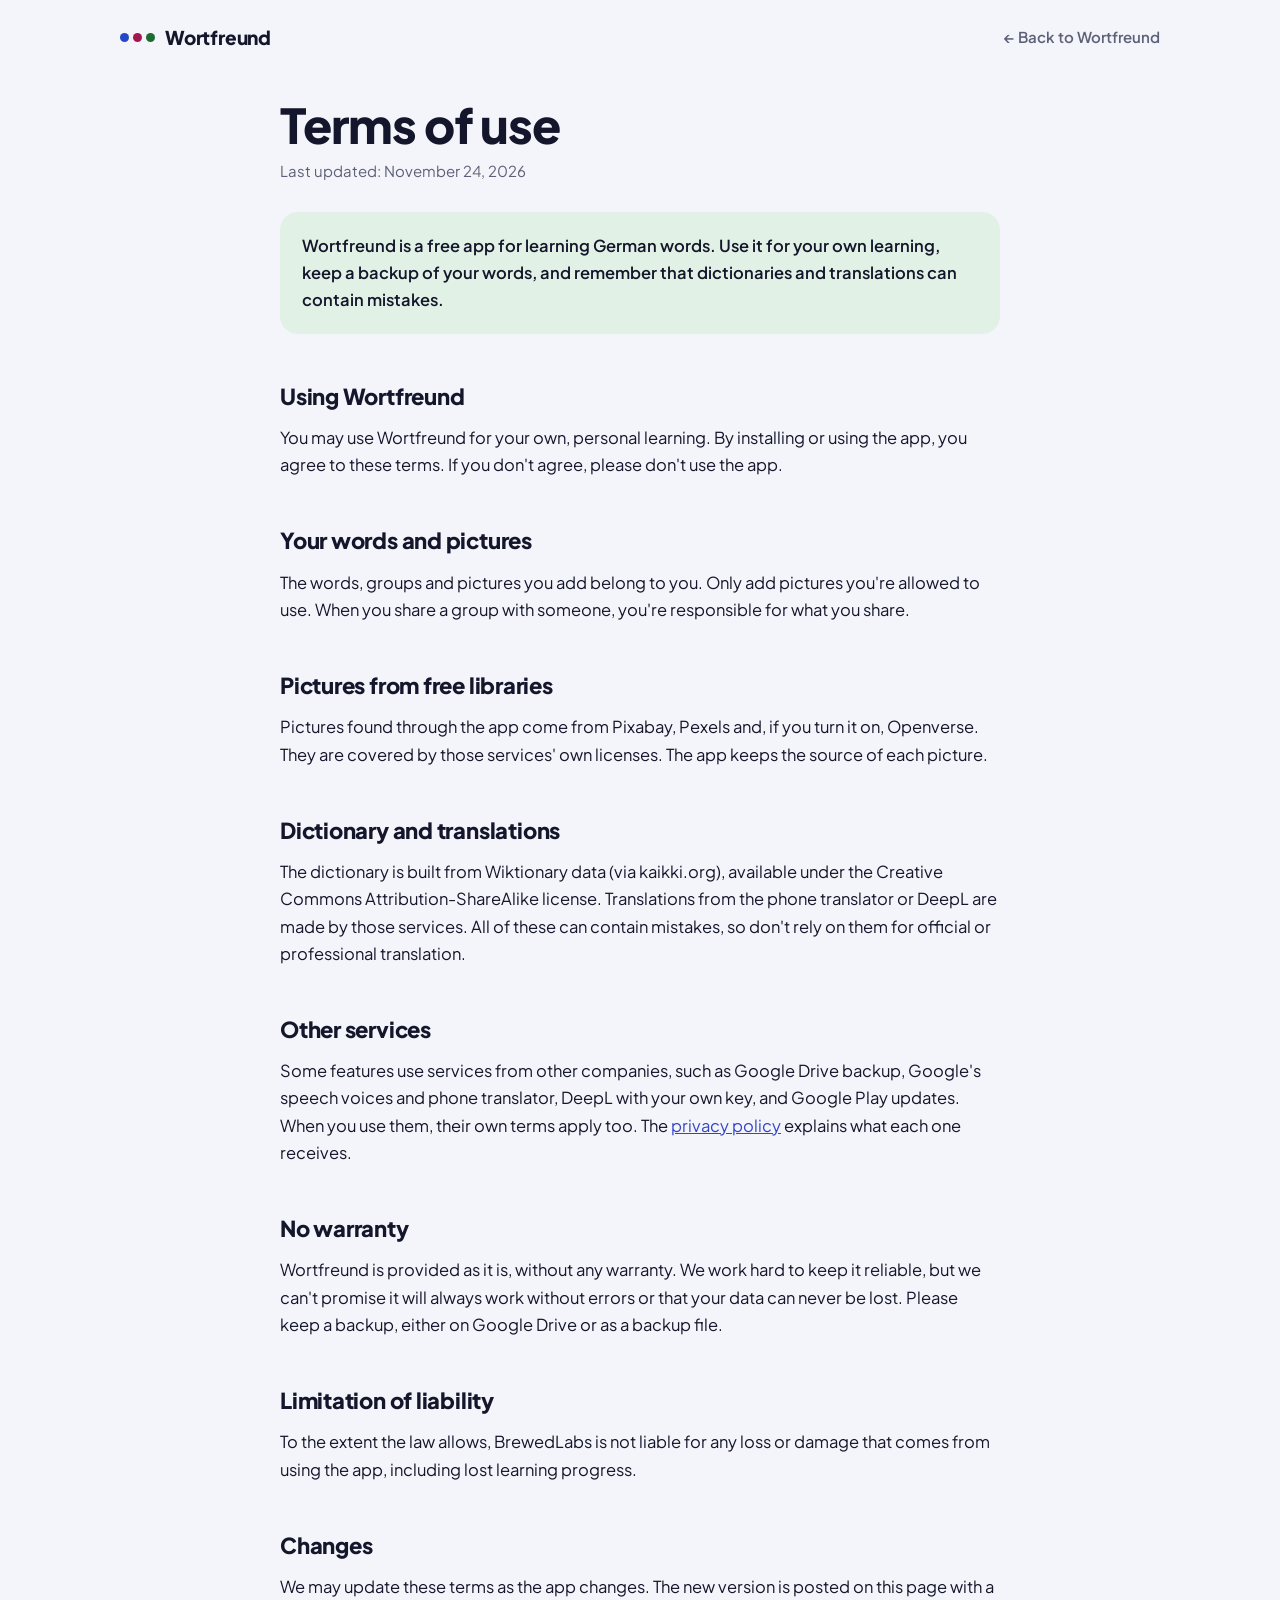
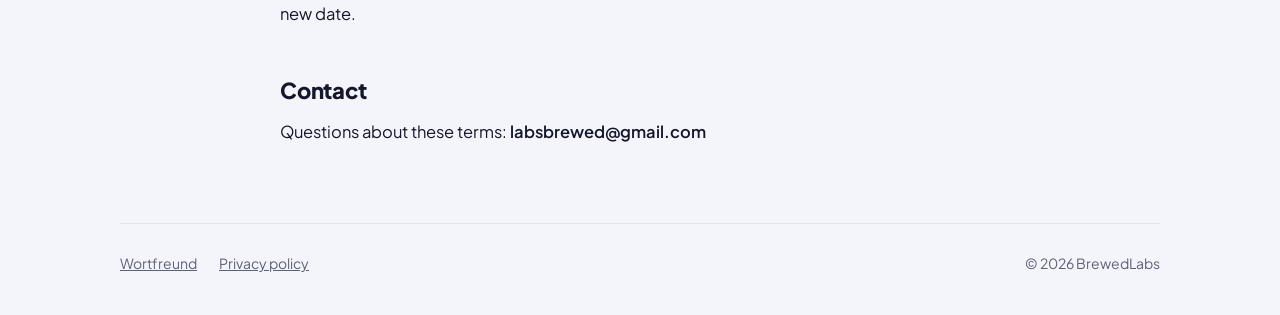
<file: terms.html>
<!doctype html>
<html lang="en">
<head>
<meta charset="utf-8">
<meta name="viewport" content="width=device-width, initial-scale=1, viewport-fit=cover">
<title>Wortfreund Terms of Use</title>
<meta name="description" content="The terms for using the Wortfreund app.">
<link rel="preconnect" href="https://fonts.googleapis.com">
<link rel="preconnect" href="https://fonts.gstatic.com" crossorigin>
<link rel="stylesheet" href="https://fonts.googleapis.com/css2?family=Plus+Jakarta+Sans:wght@400;500;600;700;800&display=swap">
<style>
/* Layout: same header/footer as the landing page; one readable column; online services as label/value rows. */
:root{
  --bg:#F4F5FA; --surface:#FFFFFF; --ink:#14162B; --muted:#5D6178; --line:#E2E4EE;
  --primary:#3346C8; --primary-tint:#E8EBFB;
  --der:#2347C8; --die:#A3164F; --das:#1D6B30; --das-bg:#E2F1E5;
  --font:"Plus Jakarta Sans",system-ui,-apple-system,"Segoe UI",Roboto,sans-serif;
}
@media (prefers-color-scheme:dark){:root:not([data-theme="light"]){
  --bg:#0F111B; --surface:#181B29; --ink:#ECEEF7; --muted:#A3A8BF; --line:#2A2E42;
  --primary:#AAB5FF; --primary-tint:#232842;
  --der:#93AAFF; --die:#FF91B9; --das:#83D69D; --das-bg:#18301F; color-scheme:dark}}
:root[data-theme="dark"]{
  --bg:#0F111B; --surface:#181B29; --ink:#ECEEF7; --muted:#A3A8BF; --line:#2A2E42;
  --primary:#AAB5FF; --primary-tint:#232842;
  --der:#93AAFF; --die:#FF91B9; --das:#83D69D; --das-bg:#18301F; color-scheme:dark}
*{box-sizing:border-box}
body{background:var(--bg);color:var(--ink);font-family:var(--font);font-size:16.5px;line-height:1.65;-webkit-font-smoothing:antialiased}
.wrap{max-width:1080px;margin:0 auto;padding-left:max(20px,env(safe-area-inset-left,0px));padding-right:max(20px,env(safe-area-inset-right,0px))}
a{color:var(--primary)}
a:focus-visible{outline:3px solid var(--primary);outline-offset:3px;border-radius:6px}
nav{display:flex;align-items:center;justify-content:space-between;gap:16px;padding-block:22px}
.mark{display:flex;align-items:center;gap:10px;font-weight:800;font-size:19px;color:var(--ink);text-decoration:none;letter-spacing:-.01em}
.dots{display:flex;gap:4px}.dots i{width:9px;height:9px;border-radius:50%;display:block}
.dots i:nth-child(1){background:var(--der)}.dots i:nth-child(2){background:var(--die)}.dots i:nth-child(3){background:var(--das)}
nav a.back{color:var(--muted);text-decoration:none;font-weight:600;font-size:15px}
nav a.back:hover{color:var(--ink)}
article{max-width:720px;margin:0 auto;padding-block:24px 64px}
h1{font-size:clamp(34px,5vw,48px);line-height:1.08;letter-spacing:-.025em;font-weight:800;margin:0 0 8px;text-wrap:balance}
.date{color:var(--muted);font-size:15px;margin:0 0 28px}
.summary{background:var(--das-bg);border-radius:18px;padding:20px 22px;margin:0 0 40px;font-weight:600}
.summary p{margin:0}
h2{font-size:22px;letter-spacing:-.01em;font-weight:800;margin:44px 0 10px;text-wrap:balance}
p{margin:0 0 14px}
ul{margin:0 0 14px;padding-left:20px}
li{margin-bottom:6px}
.muted{color:var(--muted)}
.services{display:grid;gap:12px;margin:16px 0 8px}
.svc{background:var(--surface);border:1px solid var(--line);border-radius:16px;padding:16px 18px}
.svc h3{margin:0 0 6px;font-size:16.5px;font-weight:800}
.svc dl{display:grid;grid-template-columns:110px 1fr;gap:4px 14px;margin:0;font-size:15px}
.svc dt{color:var(--muted);font-weight:600}
.svc dd{margin:0;min-width:0}
.off{display:inline-block;font-size:12px;font-weight:700;letter-spacing:.04em;text-transform:uppercase;color:var(--primary);background:var(--primary-tint);border-radius:999px;padding:2px 8px;margin-left:6px;vertical-align:2px}
.mail{user-select:all;font-weight:600}
footer{border-top:1px solid var(--line);padding-block:28px 40px;display:flex;flex-wrap:wrap;gap:12px 28px;justify-content:space-between;color:var(--muted);font-size:14px}
footer a{color:var(--muted)}
@media (max-width:520px){.svc dl{grid-template-columns:1fr}.svc dt{margin-top:6px}}
</style>
<style>body{margin:0}img{max-width:100%}</style>
</head>
<body>

<div class="wrap">
  <nav aria-label="Main">
    <a class="mark" href="index.html"><span class="dots" aria-hidden="true"><i></i><i></i><i></i></span>Wortfreund</a>
    <a class="back" href="index.html">← Back to Wortfreund</a>
  </nav>

  <article>
    <h1>Terms of use</h1>
    <p class="date">Last updated: November 24, 2026</p>

    <div class="summary"><p>Wortfreund is a free app for learning German words. Use it for your own learning, keep a backup of your words, and remember that dictionaries and translations can contain mistakes.</p></div>

    <h2>Using Wortfreund</h2>
    <p>You may use Wortfreund for your own, personal learning. By installing or using the app, you agree to these terms. If you don't agree, please don't use the app.</p>

    <h2>Your words and pictures</h2>
    <p>The words, groups and pictures you add belong to you. Only add pictures you're allowed to use. When you share a group with someone, you're responsible for what you share.</p>

    <h2>Pictures from free libraries</h2>
    <p>Pictures found through the app come from Pixabay, Pexels and, if you turn it on, Openverse. They are covered by those services' own licenses. The app keeps the source of each picture.</p>

    <h2>Dictionary and translations</h2>
    <p>The dictionary is built from Wiktionary data (via kaikki.org), available under the Creative Commons Attribution-ShareAlike license. Translations from the phone translator or DeepL are made by those services. All of these can contain mistakes, so don't rely on them for official or professional translation.</p>

    <h2>Other services</h2>
    <p>Some features use services from other companies, such as Google Drive backup, Google's speech voices and phone translator, DeepL with your own key, and Google Play updates. When you use them, their own terms apply too. The <a href="privacy.html">privacy policy</a> explains what each one receives.</p>

    <h2>No warranty</h2>
    <p>Wortfreund is provided as it is, without any warranty. We work hard to keep it reliable, but we can't promise it will always work without errors or that your data can never be lost. Please keep a backup, either on Google Drive or as a backup file.</p>

    <h2>Limitation of liability</h2>
    <p>To the extent the law allows, BrewedLabs is not liable for any loss or damage that comes from using the app, including lost learning progress.</p>

    <h2>Changes</h2>
    <p>We may update these terms as the app changes. The new version is posted on this page with a new date.</p>

    <h2>Contact</h2>
    <p>Questions about these terms: <span class="mail">labsbrewed@gmail.com</span></p>
  </article>

  <footer>
    <div style="display:flex;gap:22px;flex-wrap:wrap"><a href="index.html">Wortfreund</a><a href="privacy.html">Privacy policy</a></div>
    <span>© 2026 BrewedLabs</span>
  </footer>
</div>

</body>
</html>
</file>
